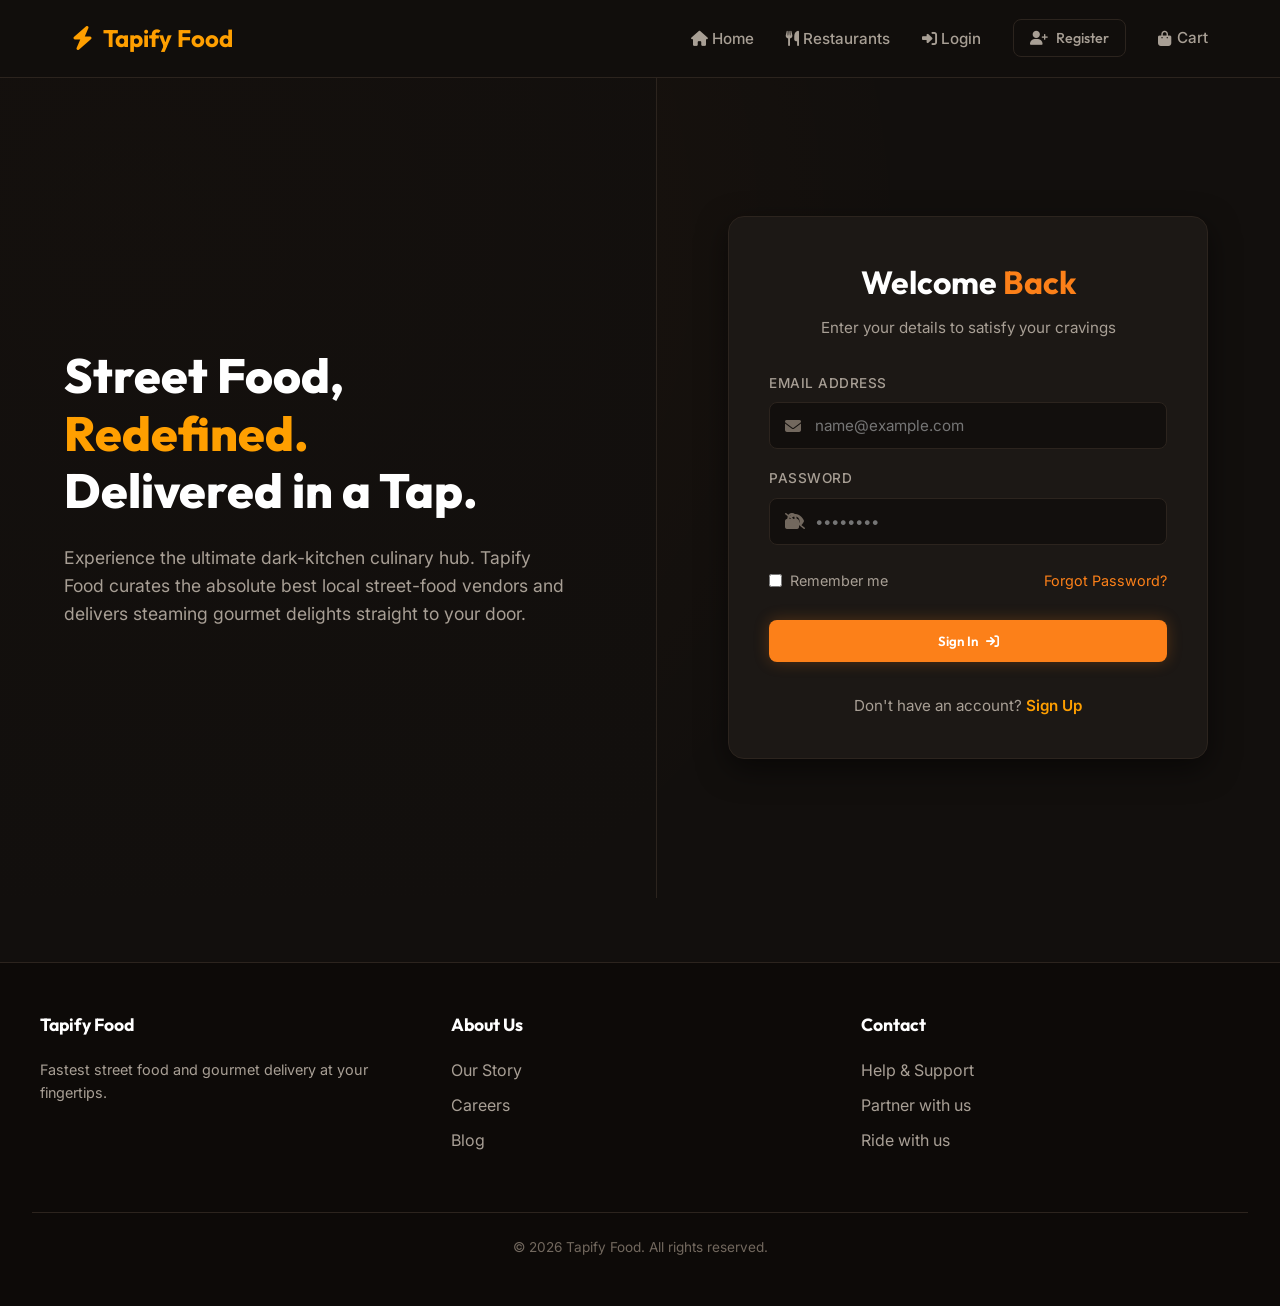
<file: src/main/webapp/login.html>
<!DOCTYPE html>
<html lang="en">
<head>
    <meta charset="UTF-8">
    <meta name="viewport" content="width=device-width, initial-scale=1.0">
    <title>Login - Tapify Food</title>
    <!-- Font Awesome Icons -->
    <link rel="stylesheet" href="https://cdnjs.cloudflare.com/ajax/libs/font-awesome/6.4.0/css/all.min.css">
    <!-- Main Style Sheet -->
    <style>
@import url('https://fonts.googleapis.com/css2?family=Inter:wght@300;400;500;600&family=Outfit:wght@400;500;600;700;800&display=swap');

:root {
    /* Color Palette */
    --bg-primary: #120f0d;
    --bg-secondary: #1c1815;
    --bg-tertiary: #25201b;
    --accent-orange: #fc8019;
    --accent-yellow: #ff9f00;
    --text-primary: #ffffff;
    --text-secondary: #a89f95;
    --text-muted: #72685e;
    --border-color: #2c241e;
    --border-hover: #3d3229;
    --glow-orange: rgba(252, 128, 25, 0.25);
    --glow-yellow: rgba(255, 159, 0, 0.3);
    
    /* Fonts */
    --font-heading: 'Outfit', sans-serif;
    --font-body: 'Inter', sans-serif;
    
    /* Transitions */
    --transition-fast: 0.2s ease;
    --transition-medium: 0.3s ease;
}

* {
    margin: 0;
    padding: 0;
    box-sizing: border-box;
}

body {
    background-color: var(--bg-primary);
    color: var(--text-primary);
    font-family: var(--font-body);
    line-height: 1.6;
    overflow-x: hidden;
}

body.home-page {
    background: linear-gradient(
                    180deg, 
                    rgba(18, 15, 13, 0.78) 0%, 
                    rgba(18, 15, 13, 0.92) 100%
                ), 
                url('https://images.unsplash.com/photo-1513104890138-7c749659a591?auto=format&fit=crop&q=80&w=1600') 
                no-repeat center center fixed;
    background-size: cover;
}

/* Custom Scrollbar */
::-webkit-scrollbar {
    width: 8px;
}
::-webkit-scrollbar-track {
    background: var(--bg-primary);
}
::-webkit-scrollbar-thumb {
    background: var(--border-color);
    border-radius: 4px;
}
::-webkit-scrollbar-thumb:hover {
    background: var(--border-hover);
}

a {
    color: inherit;
    text-decoration: none;
    transition: var(--transition-fast);
}

/* Header/Navbar */
header {
    background-color: rgba(18, 15, 13, 0.95);
    backdrop-filter: blur(10px);
    border-bottom: 1px solid var(--border-color);
    position: sticky;
    top: 0;
    z-index: 1000;
}

.nav-container {
    max-width: 1200px;
    margin: 0 auto;
    padding: 1.2rem 2rem;
    display: flex;
    justify-content: space-between;
    align-items: center;
}

.logo-section {
    display: flex;
    align-items: center;
    gap: 0.6rem;
    font-family: var(--font-heading);
    font-size: 1.5rem;
    font-weight: 700;
    color: var(--accent-yellow);
}

.logo-icon {
    color: var(--accent-yellow);
    animation: pulse 2s infinite;
}

.address-selector {
    display: flex;
    align-items: center;
    gap: 0.5rem;
    font-size: 0.9rem;
    color: var(--text-secondary);
    cursor: pointer;
    border-left: 1px solid var(--border-color);
    padding-left: 1rem;
    margin-left: 1rem;
}

.address-selector:hover {
    color: var(--accent-orange);
}

.nav-links {
    display: flex;
    align-items: center;
    gap: 2rem;
    list-style: none;
}

.nav-links li a {
    font-size: 0.95rem;
    font-weight: 500;
    color: var(--text-secondary);
}

.nav-links li a:hover,
.nav-links li a.active {
    color: var(--accent-yellow);
}

.cart-icon-container {
    position: relative;
    display: flex;
    align-items: center;
    gap: 0.4rem;
}

.cart-badge {
    background-color: var(--accent-orange);
    color: white;
    font-size: 0.75rem;
    font-weight: 600;
    padding: 0.1rem 0.4rem;
    border-radius: 10px;
    position: absolute;
    top: -8px;
    right: -10px;
}

/* Buttons */
.btn {
    display: inline-flex;
    align-items: center;
    justify-content: center;
    gap: 0.5rem;
    font-family: var(--font-heading);
    font-weight: 600;
    padding: 0.8rem 1.8rem;
    border-radius: 8px;
    cursor: pointer;
    transition: all var(--transition-fast);
    border: none;
    outline: none;
}

.btn-primary {
    background-color: var(--accent-yellow);
    color: var(--bg-primary);
    box-shadow: 0 0 15px var(--glow-yellow);
}

.btn-primary:hover {
    background-color: #ffb300;
    transform: translateY(-2px);
    box-shadow: 0 0 22px var(--glow-yellow);
}

.btn-outline {
    background-color: transparent;
    color: var(--text-primary);
    border: 1px solid var(--border-color);
}

.btn-outline:hover {
    border-color: var(--accent-yellow);
    color: var(--accent-yellow);
    transform: translateY(-2px);
}

.btn-orange {
    background-color: var(--accent-orange);
    color: white;
    box-shadow: 0 0 15px var(--glow-orange);
}

.btn-orange:hover {
    background-color: #ff9133;
    transform: translateY(-2px);
    box-shadow: 0 0 22px var(--glow-orange);
}

/* Forms & Authentication Layout */
.auth-wrapper {
    min-height: calc(100vh - 80px);
    display: flex;
    align-items: center;
    justify-content: center;
    padding: 2rem 1rem;
    background: radial-gradient(circle at 10% 20%, rgba(252, 128, 25, 0.05) 0%, rgba(0, 0, 0, 0) 60%);
}

.auth-container {
    background-color: var(--bg-secondary);
    border: 1px solid var(--border-color);
    border-radius: 16px;
    width: 100%;
    max-width: 480px;
    padding: 2.5rem;
    box-shadow: 0 10px 30px rgba(0, 0, 0, 0.5);
    position: relative;
}

.auth-header {
    text-align: center;
    margin-bottom: 2rem;
}

.auth-header h2 {
    font-family: var(--font-heading);
    font-size: 2rem;
    font-weight: 700;
    margin-bottom: 0.5rem;
}

.auth-header h2 span {
    color: var(--accent-orange);
}

.auth-header p {
    color: var(--text-secondary);
    font-size: 0.95rem;
}

.form-group {
    margin-bottom: 1.2rem;
    position: relative;
}

.form-group label {
    display: block;
    margin-bottom: 0.5rem;
    font-size: 0.85rem;
    font-weight: 500;
    color: var(--text-secondary);
    text-transform: uppercase;
    letter-spacing: 0.5px;
}

.input-icon-wrapper {
    position: relative;
    display: flex;
    align-items: center;
}

.input-icon-wrapper i,
.input-icon-wrapper svg {
    position: absolute;
    left: 1rem;
    color: var(--text-muted);
    pointer-events: none;
    width: 16px;
    height: 16px;
}

.form-control {
    width: 100%;
    background-color: var(--bg-primary);
    border: 1px solid var(--border-color);
    color: var(--text-primary);
    padding: 0.8rem 1rem 0.8rem 2.8rem;
    border-radius: 8px;
    font-family: var(--font-body);
    font-size: 0.95rem;
    transition: all var(--transition-fast);
}

.form-control:focus {
    border-color: var(--accent-orange);
    box-shadow: 0 0 10px var(--glow-orange);
    outline: none;
}

.password-toggle {
    position: absolute;
    right: 1rem;
    cursor: pointer;
    color: var(--text-muted);
}

.password-toggle:hover {
    color: var(--text-primary);
}

.form-footer {
    display: flex;
    justify-content: space-between;
    align-items: center;
    margin-top: 1.5rem;
    font-size: 0.9rem;
    color: var(--text-secondary);
}

.form-footer a {
    color: var(--accent-orange);
}

.form-footer a:hover {
    text-decoration: underline;
}

.auth-submit-btn {
    width: 100%;
    margin-top: 1.8rem;
}

/* Password Strength Indicator */
.strength-container {
    margin-top: 0.4rem;
}

.strength-bar-wrapper {
    height: 4px;
    background-color: var(--border-color);
    border-radius: 2px;
    width: 100%;
    overflow: hidden;
}

.strength-bar {
    height: 100%;
    width: 0%;
    transition: width var(--transition-fast), background-color var(--transition-fast);
}

.strength-text {
    font-size: 0.75rem;
    color: var(--text-muted);
    margin-top: 0.2rem;
    display: block;
}

/* Verification validation helpers */
.form-control.is-valid {
    border-color: #2e7d32;
    box-shadow: 0 0 5px rgba(46, 125, 50, 0.2);
}

.form-control.is-invalid {
    border-color: #c62828;
    box-shadow: 0 0 5px rgba(198, 40, 40, 0.2);
}

.invalid-feedback {
    color: #ef5350;
    font-size: 0.75rem;
    margin-top: 0.25rem;
    display: none;
}

.form-control.is-invalid + .invalid-feedback {
    display: block;
}

/* Animations */
@keyframes pulse {
    0% { transform: scale(1); }
    50% { transform: scale(1.1); text-shadow: 0 0 10px rgba(255, 159, 0, 0.6); }
    100% { transform: scale(1); }
}

@keyframes fadeIn {
    from { opacity: 0; transform: translateY(10px); }
    to { opacity: 1; transform: translateY(0); }
}

.fade-in {
    animation: fadeIn 0.4s ease-out forwards;
}

/* Responsive Grid layouts */
.container {
    max-width: 1200px;
    margin: 0 auto;
    padding: 2rem;
}

/* Footer Section */
footer {
    background-color: #0d0a08;
    border-top: 1px solid var(--border-color);
    padding: 3rem 2rem;
    margin-top: 4rem;
    color: var(--text-secondary);
}

.footer-container {
    max-width: 1200px;
    margin: 0 auto;
    display: grid;
    grid-template-columns: repeat(auto-fit, minmax(200px, 1fr));
    gap: 2rem;
}

.footer-col h4 {
    font-family: var(--font-heading);
    color: var(--text-primary);
    margin-bottom: 1.2rem;
    font-size: 1.1rem;
}

.footer-col ul {
    list-style: none;
}

.footer-col ul li {
    margin-bottom: 0.6rem;
}

.footer-col ul li a:hover {
    color: var(--accent-orange);
}

.footer-bottom {
    text-align: center;
    margin-top: 3rem;
    padding-top: 1.5rem;
    border-top: 1px solid var(--border-color);
    font-size: 0.85rem;
    color: var(--text-muted);
}

/* ==========================================================================
   Responsive Overrides
   ========================================================================== */

@media (max-width: 768px) {
    .nav-container {
        padding: 1rem 1.2rem;
        gap: 0.5rem;
    }
    
    .address-selector {
        display: none !important; /* Hide address on small screens to save space */
    }
    
    .nav-links {
        gap: 1.2rem;
    }
    
    /* Hide text labels, show only icons for responsive compact navbar */
    .nav-links li a span,
    .nav-links li a .dynamic-auth-text {
        display: none !important;
    }
    
    .nav-links li a i,
    .nav-links li a svg {
        font-size: 1.25rem;
        display: inline-block;
    }
    
    .cart-icon-container {
        gap: 0;
    }
    
    .cart-badge {
        top: -6px;
        right: -8px;
    }
}

@media (max-width: 480px) {
    .auth-container {
        padding: 1.8rem 1.2rem;
        border-radius: 12px;
    }
    
    .auth-header h2 {
        font-size: 1.6rem;
    }
    
    .form-control {
        font-size: 0.9rem;
        padding-top: 0.7rem;
        padding-bottom: 0.7rem;
    }
    
    footer {
        padding: 2.5rem 1rem 1.5rem 1rem;
        margin-top: 3rem;
    }
}

</style>
    <style>
        /* Specific page additions */
        .login-banner {
            flex: 1;
            display: flex;
            flex-direction: column;
            justify-content: center;
            padding: 4rem;
            background: linear-gradient(rgba(18, 15, 13, 0.8), rgba(18, 15, 13, 0.95)), url('https://images.unsplash.com/photo-1504674900247-0877df9cc836?auto=format&fit=crop&q=80&w=1000') no-repeat center center/cover;
            border-right: 1px solid var(--border-color);
            position: relative;
            overflow: hidden;
            display: none; /* Shown on desktop only */
        }
        
        .login-banner-content h1 {
            font-family: var(--font-heading);
            font-size: 3rem;
            font-weight: 800;
            line-height: 1.2;
            margin-bottom: 1.5rem;
            color: var(--text-primary);
        }
        
        .login-banner-content h1 span {
            color: var(--accent-yellow);
        }
        
        .login-banner-content p {
            color: var(--text-secondary);
            font-size: 1.1rem;
            max-width: 500px;
        }

        @media (min-width: 992px) {
            .auth-wrapper {
                padding: 0;
                align-items: stretch;
            }
            .login-banner {
                display: flex;
            }
            .auth-form-side {
                flex: 1;
                display: flex;
                align-items: center;
                justify-content: center;
                padding: 3rem;
            }
        }

        /* User Profile Badge Styling */
        .user-badge-item {
            display: flex;
            align-items: center;
        }

        .user-badge {
            background: var(--bg-tertiary);
            border: 1px solid var(--border-color);
            color: var(--text-primary);
            padding: 0.4rem 0.9rem;
            border-radius: 20px;
            display: flex;
            align-items: center;
            gap: 0.5rem;
            font-family: var(--font-heading);
            font-size: 0.9rem;
            font-weight: 600;
        }

        .user-avatar {
            width: 24px;
            height: 24px;
            border-radius: 50%;
            background-color: var(--accent-orange);
            color: white;
            display: flex;
            align-items: center;
            justify-content: center;
            font-size: 0.8rem;
            font-weight: 700;
        }

        .logout-link {
            color: #ef5350 !important;
            font-weight: 600;
            display: flex;
            align-items: center;
            gap: 0.4rem;
            transition: all var(--transition-fast);
        }

        .logout-link:hover {
            color: #ef9a9a !important;
            text-shadow: 0 0 10px rgba(239, 83, 80, 0.3);
        }
    </style>
</head>
<body>

    <!-- Sticky Header -->
    <header>
        <div class="nav-container">
            <a href="home.html" class="logo-section">
                <i class="fa-solid fa-bolt logo-icon"></i>
                <span>Tapify Food</span>
            </a>
            <ul class="nav-links">
                <li><a href="home.html"><i class="fa-solid fa-house"></i> <span>Home</span></a></li>
                <li><a href="home"><i class="fa-solid fa-utensils"></i> <span>Restaurants</span></a></li>
                <li class="cart-nav-item">
                    <a href="cart.jsp" class="cart-icon-container">
                        <i class="fa-solid fa-bag-shopping"></i>
                        <span>Cart</span>
                        <span class="cart-badge" style="display: none;">0</span>
                    </a>
                </li>
            </ul>
        </div>
    </header>

    <!-- Authentication Layout wrapper -->
    <div class="auth-wrapper">
        <!-- Left Side Banner (Desktop Only) -->
        <div class="login-banner">
            <div class="login-banner-content fade-in">
                <h1>Street Food,<br><span>Redefined.</span><br>Delivered in a Tap.</h1>
                <p>Experience the ultimate dark-kitchen culinary hub. Tapify Food curates the absolute best local street-food vendors and delivers steaming gourmet delights straight to your door.</p>
            </div>
        </div>
        
        <!-- Right Side Form -->
        <div class="auth-form-side">
            <div class="auth-container fade-in">
                <div class="auth-header">
                    <h2>Welcome <span>Back</span></h2>
                    <p>Enter your details to satisfy your cravings</p>
                </div>
                
                <!-- Login Error Alert -->
                <div id="error-message" style="display: none; background-color: rgba(198, 40, 40, 0.15); border: 1px solid #c62828; color: #ef5350; padding: 0.8rem; border-radius: 8px; font-size: 0.9rem; margin-bottom: 1.5rem; text-align: center;">
                    <i class="fa-solid fa-circle-exclamation"></i> Invalid email or password.
                </div>
                
                <form id="login-form" action="login" method="POST" novalidate>
                    <!-- Email Form Group -->
                    <div class="form-group">
                        <label for="login-email">Email Address</label>
                        <div class="input-icon-wrapper">
                            <i class="fa-solid fa-envelope"></i>
                            <input type="email" id="login-email" name="email" class="form-control" placeholder="name@example.com" required>
                            <div class="invalid-feedback">Please enter a valid email address.</div>
                        </div>
                    </div>
                    
                    <!-- Password Form Group -->
                    <div class="form-group">
                        <label for="login-password">Password</label>
                        <div class="input-icon-wrapper">
                            <i class="fa-solid fa-lock"></i>
                            <input type="password" id="login-password" name="password" class="form-control" placeholder="••••••••" required>
                            <i class="fa-solid fa-eye-slash password-toggle" id="toggle-password"></i>
                            <div class="invalid-feedback">Password is required.</div>
                        </div>
                    </div>
                    
                    <!-- Utilities -->
                    <div class="form-footer">
                        <label style="display: flex; align-items: center; gap: 0.5rem; cursor: pointer;">
                            <input type="checkbox" id="remember-me" style="accent-color: var(--accent-orange);">
                            <span>Remember me</span>
                        </label>
                        <a href="#">Forgot Password?</a>
                    </div>
                    
                    <!-- Submit -->
                    <button type="submit" class="btn btn-orange auth-submit-btn">
                        <span>Sign In</span>
                        <i class="fa-solid fa-arrow-right-to-bracket"></i>
                    </button>
                </form>
                
                <div style="text-align: center; margin-top: 2rem; color: var(--text-secondary); font-size: 0.95rem;">
                    Don't have an account? <a href="register.html" style="color: var(--accent-yellow); font-weight: 600;">Sign Up</a>
                </div>
            </div>
        </div>
    </div>

    <!-- Footer -->
    <footer>
        <div class="footer-container">
            <div class="footer-col">
                <h4>Tapify Food</h4>
                <p style="font-size: 0.9rem; margin-top: 0.5rem;">Fastest street food and gourmet delivery at your fingertips.</p>
            </div>
            <div class="footer-col">
                <h4>About Us</h4>
                <ul>
                    <li><a href="#">Our Story</a></li>
                    <li><a href="#">Careers</a></li>
                    <li><a href="#">Blog</a></li>
                </ul>
            </div>
            <div class="footer-col">
                <h4>Contact</h4>
                <ul>
                    <li><a href="#">Help & Support</a></li>
                    <li><a href="#">Partner with us</a></li>
                    <li><a href="#">Ride with us</a></li>
                </ul>
            </div>
        </div>
        <div class="footer-bottom">
            <p>&copy; 2026 Tapify Food. All rights reserved.</p>
        </div>
    </footer>

    <!-- Global Helpers and Login Logic -->
    <script>
// Global Utilities for Tapify Food

// Format Currency
function formatPrice(amount) {
    return new Intl.NumberFormat('en-IN', {
        style: 'currency',
        currency: 'INR',
        minimumFractionDigits: 0
    }).format(amount);
}

// User Session Management
const SessionManager = {
    getUser() {
        const user = localStorage.getItem('tapify_user');
        return user ? JSON.parse(user) : null;
    },
    
    setUser(user) {
        localStorage.setItem('tapify_user', JSON.stringify(user));
        this.updateHeaderUser();
    },
    
    logout() {
        localStorage.removeItem('tapify_user');
        window.location.href = 'logout';
    },
    
    updateHeaderUser() {
        const user = this.getUser();
        const navLinks = document.querySelector('.nav-links');
        if (!navLinks) return;
        
        // Remove existing dynamic nodes (like Profile or Login links)
        const dynamicNodes = navLinks.querySelectorAll('.dynamic-auth');
        dynamicNodes.forEach(node => node.remove());
        
        if (user) {
            // Logged in: Add Profile Badge and Logout Link
            const badgeLi = document.createElement('li');
            badgeLi.className = 'dynamic-auth user-badge-item';
            
            // Get user initials for avatar
            const initials = user.userName ? user.userName.split(' ').map(n => n[0]).join('').substring(0, 2).toUpperCase() : 'U';
            
            badgeLi.innerHTML = `
                <div class="user-badge">
                    <div class="user-avatar">${initials}</div>
                    <span class="user-name">Hi, ${user.userName.split(' ')[0]}</span>
                </div>
            `;
            
            const logoutLi = document.createElement('li');
            logoutLi.className = 'dynamic-auth';
            logoutLi.innerHTML = `<a href="#" id="logout-btn" class="logout-link"><i class="fas fa-sign-out-alt"></i> Logout</a>`;
            
            // Insert before cart if cart exists
            const cartItem = navLinks.querySelector('.cart-nav-item');
            if (cartItem) {
                navLinks.insertBefore(badgeLi, cartItem);
                navLinks.insertBefore(logoutLi, cartItem);
            } else {
                navLinks.appendChild(badgeLi);
                navLinks.appendChild(logoutLi);
            }
            
            // Bind logout
            document.getElementById('logout-btn')?.addEventListener('click', (e) => {
                e.preventDefault();
                this.logout();
            });
            
            // Update address display
            const addrSelector = document.querySelector('.address-selector span');
            if (addrSelector && user.address) {
                addrSelector.textContent = user.address.length > 25 ? user.address.substring(0, 25) + '...' : user.address;
                addrSelector.title = user.address;
            }
        } else {
            // Not logged in: Add Login / Register links
            const loginLi = document.createElement('li');
            loginLi.className = 'dynamic-auth';
            loginLi.innerHTML = `<a href="login.html"><i class="fas fa-sign-in-alt"></i> <span class="dynamic-auth-text">Login</span></a>`;
            
            const registerLi = document.createElement('li');
            registerLi.className = 'dynamic-auth';
            registerLi.innerHTML = `<a href="register.html" class="btn btn-outline" style="padding: 0.4rem 1rem; font-size: 0.9rem;"><i class="fas fa-user-plus"></i> <span class="dynamic-auth-text">Register</span></a>`;
            
            // Insert
            const cartItem = navLinks.querySelector('.cart-nav-item');
            if (cartItem) {
                navLinks.insertBefore(loginLi, cartItem);
                navLinks.insertBefore(registerLi, cartItem);
            } else {
                navLinks.appendChild(loginLi);
                navLinks.appendChild(registerLi);
            }
        }
    }
};

// Cart Management (Persisted in LocalStorage)
const CartManager = {
    getCart() {
        const cart = localStorage.getItem('tapify_cart');
        return cart ? JSON.parse(cart) : { restaurantId: null, items: [] };
    },
    
    saveCart(cart) {
        localStorage.setItem('tapify_cart', JSON.stringify(cart));
        this.updateCartBadge();
        
        // Dispatch custom event for pages (like menu.html) to listen to
        window.dispatchEvent(new CustomEvent('cartUpdated', { detail: cart }));
    },
    
    addItem(restaurantId, menuItem, quantity = 1) {
        const cart = this.getCart();
        
        // If ordering from a different restaurant, ask user to clear cart (Swiggy logic)
        if (cart.restaurantId && cart.restaurantId !== restaurantId && cart.items.length > 0) {
            if (confirm("Your cart contains dishes from another restaurant. Do you want to clear your cart and add this dish instead?")) {
                cart.restaurantId = restaurantId;
                cart.items = [];
            } else {
                return false; // Cancelled
            }
        }
        
        if (!cart.restaurantId) {
            cart.restaurantId = restaurantId;
        }
        
        const existingItem = cart.items.find(item => item.menuId === menuItem.menuId);
        if (existingItem) {
            existingItem.quantity += quantity;
        } else {
            cart.items.push({
                menuId: menuItem.menuId,
                itemName: menuItem.itemName,
                price: menuItem.price,
                imagePath: menuItem.imagePath,
                quantity: quantity
            });
        }
        
        this.saveCart(cart);
        return true;
    },
    
    updateQuantity(menuId, quantity) {
        const cart = this.getCart();
        const existingItem = cart.items.find(item => item.menuId === menuId);
        
        if (existingItem) {
            existingItem.quantity = quantity;
            if (existingItem.quantity <= 0) {
                cart.items = cart.items.filter(item => item.menuId !== menuId);
            }
        }
        
        if (cart.items.length === 0) {
            cart.restaurantId = null;
        }
        
        this.saveCart(cart);
    },
    
    clearCart() {
        this.saveCart({ restaurantId: null, items: [] });
    },
    
    updateCartBadge() {
        const cart = this.getCart();
        const totalItems = cart.items.reduce((sum, item) => sum + item.quantity, 0);
        
        const badge = document.querySelector('.cart-badge');
        if (badge) {
            badge.textContent = totalItems;
            badge.style.display = totalItems > 0 ? 'inline-block' : 'none';
        }
    }
};

// Initialize common behaviors
document.addEventListener('DOMContentLoaded', () => {
    SessionManager.updateHeaderUser();
    CartManager.updateCartBadge();
    
    // Smooth scroll navigation hooks
    document.querySelectorAll('a[href^="#"]').forEach(anchor => {
        anchor.addEventListener('click', function (e) {
            const href = this.getAttribute('href');
            if (href === '#') return;
            const target = document.querySelector(href);
            if (target) {
                e.preventDefault();
                target.scrollIntoView({
                    behavior: 'smooth'
                });
            }
        });
    });
});

</script>
    <script>
// Login Interactivity & Form Submission

document.addEventListener('DOMContentLoaded', () => {
    const loginForm = document.getElementById('login-form');
    const emailInput = document.getElementById('login-email');
    const passwordInput = document.getElementById('login-password');
    const togglePasswordBtn = document.getElementById('toggle-password');

    // Show error message if url contains error query param
    const urlParams = new URLSearchParams(window.location.search);
    if (urlParams.has('error')) {
        const errorMsg = document.getElementById('error-message');
        if (errorMsg) {
            errorMsg.style.display = 'block';
        }
    }
    
    // Toggle Password Visibility
    togglePasswordBtn.addEventListener('click', () => {
        const type = passwordInput.getAttribute('type') === 'password' ? 'text' : 'password';
        passwordInput.setAttribute('type', type);
        
        // Toggle icon classes
        togglePasswordBtn.classList.toggle('fa-eye');
        togglePasswordBtn.classList.toggle('fa-eye-slash');
    });
    
    // Email regex helper
    const validateEmailStr = (email) => {
        return String(email)
            .toLowerCase()
            .match(
                /^(([^<>()[\]\\.,;:\s@"]+(\.[^<>()[\]\\.,;:\s@"]+)*)|.(".+"))@((\[[0-9]{1,3}\.[0-9]{1,3}\.[0-9]{1,3}\.[0-9]{1,3}\])|(([a-zA-Z\-0-9]+\.)+[a-zA-Z]{2,}))$/
            );
    };
    
    // Validation listeners (live updates on blur/input)
    emailInput.addEventListener('input', () => {
        if (validateEmailStr(emailInput.value)) {
            emailInput.classList.remove('is-invalid');
            emailInput.classList.add('is-valid');
        } else {
            emailInput.classList.remove('is-valid');
        }
    });

    passwordInput.addEventListener('input', () => {
        if (passwordInput.value.trim().length > 0) {
            passwordInput.classList.remove('is-invalid');
            passwordInput.classList.add('is-valid');
        } else {
            passwordInput.classList.remove('is-valid');
        }
    });
    
    // Form Submission
    loginForm.addEventListener('submit', (e) => {
        e.preventDefault();
        
        let isValid = true;
        
        // Validate Email
        if (!validateEmailStr(emailInput.value)) {
            emailInput.classList.add('is-invalid');
            isValid = false;
        } else {
            emailInput.classList.remove('is-invalid');
        }
        
        // Validate Password
        if (passwordInput.value.trim().length === 0) {
            passwordInput.classList.add('is-invalid');
            isValid = false;
        } else {
            passwordInput.classList.remove('is-invalid');
        }
        
        if (isValid) {
            // Submit form to LoginServlet
            loginForm.submit();
        }
    });
});

</script>
</body>
</html>
</file>
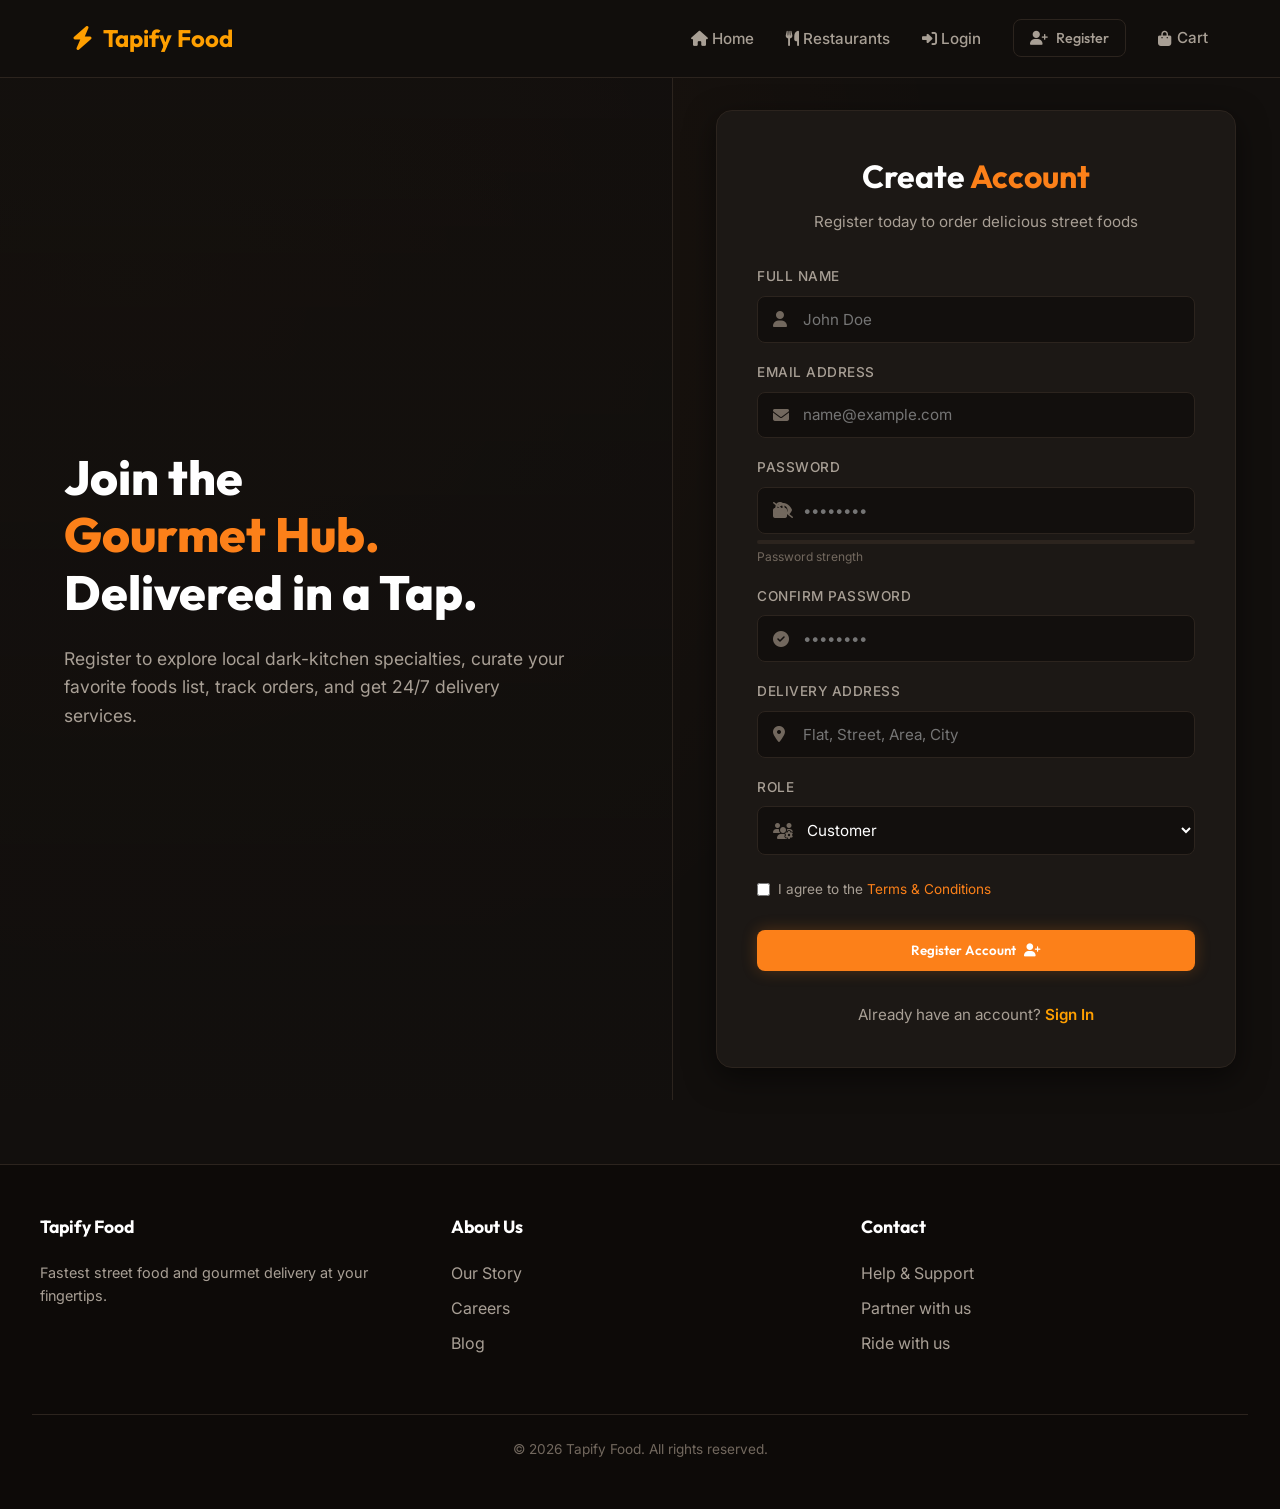
<file: src/main/webapp/register.html>
<!DOCTYPE html>
<html lang="en">
<head>
    <meta charset="UTF-8">
    <meta name="viewport" content="width=device-width, initial-scale=1.0">
    <title>Register - Tapify Food</title>
    <!-- Font Awesome Icons -->
    <link rel="stylesheet" href="https://cdnjs.cloudflare.com/ajax/libs/font-awesome/6.4.0/css/all.min.css">
    <!-- Main Style Sheet -->
    <style>
@import url('https://fonts.googleapis.com/css2?family=Inter:wght@300;400;500;600&family=Outfit:wght@400;500;600;700;800&display=swap');

:root {
    /* Color Palette */
    --bg-primary: #120f0d;
    --bg-secondary: #1c1815;
    --bg-tertiary: #25201b;
    --accent-orange: #fc8019;
    --accent-yellow: #ff9f00;
    --text-primary: #ffffff;
    --text-secondary: #a89f95;
    --text-muted: #72685e;
    --border-color: #2c241e;
    --border-hover: #3d3229;
    --glow-orange: rgba(252, 128, 25, 0.25);
    --glow-yellow: rgba(255, 159, 0, 0.3);
    
    /* Fonts */
    --font-heading: 'Outfit', sans-serif;
    --font-body: 'Inter', sans-serif;
    
    /* Transitions */
    --transition-fast: 0.2s ease;
    --transition-medium: 0.3s ease;
}

* {
    margin: 0;
    padding: 0;
    box-sizing: border-box;
}

body {
    background-color: var(--bg-primary);
    color: var(--text-primary);
    font-family: var(--font-body);
    line-height: 1.6;
    overflow-x: hidden;
}

body.home-page {
    background: linear-gradient(
                    180deg, 
                    rgba(18, 15, 13, 0.78) 0%, 
                    rgba(18, 15, 13, 0.92) 100%
                ), 
                url('https://images.unsplash.com/photo-1513104890138-7c749659a591?auto=format&fit=crop&q=80&w=1600') 
                no-repeat center center fixed;
    background-size: cover;
}

/* Custom Scrollbar */
::-webkit-scrollbar {
    width: 8px;
}
::-webkit-scrollbar-track {
    background: var(--bg-primary);
}
::-webkit-scrollbar-thumb {
    background: var(--border-color);
    border-radius: 4px;
}
::-webkit-scrollbar-thumb:hover {
    background: var(--border-hover);
}

a {
    color: inherit;
    text-decoration: none;
    transition: var(--transition-fast);
}

/* Header/Navbar */
header {
    background-color: rgba(18, 15, 13, 0.95);
    backdrop-filter: blur(10px);
    border-bottom: 1px solid var(--border-color);
    position: sticky;
    top: 0;
    z-index: 1000;
}

.nav-container {
    max-width: 1200px;
    margin: 0 auto;
    padding: 1.2rem 2rem;
    display: flex;
    justify-content: space-between;
    align-items: center;
}

.logo-section {
    display: flex;
    align-items: center;
    gap: 0.6rem;
    font-family: var(--font-heading);
    font-size: 1.5rem;
    font-weight: 700;
    color: var(--accent-yellow);
}

.logo-icon {
    color: var(--accent-yellow);
    animation: pulse 2s infinite;
}

.address-selector {
    display: flex;
    align-items: center;
    gap: 0.5rem;
    font-size: 0.9rem;
    color: var(--text-secondary);
    cursor: pointer;
    border-left: 1px solid var(--border-color);
    padding-left: 1rem;
    margin-left: 1rem;
}

.address-selector:hover {
    color: var(--accent-orange);
}

.nav-links {
    display: flex;
    align-items: center;
    gap: 2rem;
    list-style: none;
}

.nav-links li a {
    font-size: 0.95rem;
    font-weight: 500;
    color: var(--text-secondary);
}

.nav-links li a:hover,
.nav-links li a.active {
    color: var(--accent-yellow);
}

.cart-icon-container {
    position: relative;
    display: flex;
    align-items: center;
    gap: 0.4rem;
}

.cart-badge {
    background-color: var(--accent-orange);
    color: white;
    font-size: 0.75rem;
    font-weight: 600;
    padding: 0.1rem 0.4rem;
    border-radius: 10px;
    position: absolute;
    top: -8px;
    right: -10px;
}

/* Buttons */
.btn {
    display: inline-flex;
    align-items: center;
    justify-content: center;
    gap: 0.5rem;
    font-family: var(--font-heading);
    font-weight: 600;
    padding: 0.8rem 1.8rem;
    border-radius: 8px;
    cursor: pointer;
    transition: all var(--transition-fast);
    border: none;
    outline: none;
}

.btn-primary {
    background-color: var(--accent-yellow);
    color: var(--bg-primary);
    box-shadow: 0 0 15px var(--glow-yellow);
}

.btn-primary:hover {
    background-color: #ffb300;
    transform: translateY(-2px);
    box-shadow: 0 0 22px var(--glow-yellow);
}

.btn-outline {
    background-color: transparent;
    color: var(--text-primary);
    border: 1px solid var(--border-color);
}

.btn-outline:hover {
    border-color: var(--accent-yellow);
    color: var(--accent-yellow);
    transform: translateY(-2px);
}

.btn-orange {
    background-color: var(--accent-orange);
    color: white;
    box-shadow: 0 0 15px var(--glow-orange);
}

.btn-orange:hover {
    background-color: #ff9133;
    transform: translateY(-2px);
    box-shadow: 0 0 22px var(--glow-orange);
}

/* Forms & Authentication Layout */
.auth-wrapper {
    min-height: calc(100vh - 80px);
    display: flex;
    align-items: center;
    justify-content: center;
    padding: 2rem 1rem;
    background: radial-gradient(circle at 10% 20%, rgba(252, 128, 25, 0.05) 0%, rgba(0, 0, 0, 0) 60%);
}

.auth-container {
    background-color: var(--bg-secondary);
    border: 1px solid var(--border-color);
    border-radius: 16px;
    width: 100%;
    max-width: 480px;
    padding: 2.5rem;
    box-shadow: 0 10px 30px rgba(0, 0, 0, 0.5);
    position: relative;
}

.auth-header {
    text-align: center;
    margin-bottom: 2rem;
}

.auth-header h2 {
    font-family: var(--font-heading);
    font-size: 2rem;
    font-weight: 700;
    margin-bottom: 0.5rem;
}

.auth-header h2 span {
    color: var(--accent-orange);
}

.auth-header p {
    color: var(--text-secondary);
    font-size: 0.95rem;
}

.form-group {
    margin-bottom: 1.2rem;
    position: relative;
}

.form-group label {
    display: block;
    margin-bottom: 0.5rem;
    font-size: 0.85rem;
    font-weight: 500;
    color: var(--text-secondary);
    text-transform: uppercase;
    letter-spacing: 0.5px;
}

.input-icon-wrapper {
    position: relative;
    display: flex;
    align-items: center;
}

.input-icon-wrapper i,
.input-icon-wrapper svg {
    position: absolute;
    left: 1rem;
    color: var(--text-muted);
    pointer-events: none;
    width: 16px;
    height: 16px;
}

.form-control {
    width: 100%;
    background-color: var(--bg-primary);
    border: 1px solid var(--border-color);
    color: var(--text-primary);
    padding: 0.8rem 1rem 0.8rem 2.8rem;
    border-radius: 8px;
    font-family: var(--font-body);
    font-size: 0.95rem;
    transition: all var(--transition-fast);
}

.form-control:focus {
    border-color: var(--accent-orange);
    box-shadow: 0 0 10px var(--glow-orange);
    outline: none;
}

.password-toggle {
    position: absolute;
    right: 1rem;
    cursor: pointer;
    color: var(--text-muted);
}

.password-toggle:hover {
    color: var(--text-primary);
}

.form-footer {
    display: flex;
    justify-content: space-between;
    align-items: center;
    margin-top: 1.5rem;
    font-size: 0.9rem;
    color: var(--text-secondary);
}

.form-footer a {
    color: var(--accent-orange);
}

.form-footer a:hover {
    text-decoration: underline;
}

.auth-submit-btn {
    width: 100%;
    margin-top: 1.8rem;
}

/* Password Strength Indicator */
.strength-container {
    margin-top: 0.4rem;
}

.strength-bar-wrapper {
    height: 4px;
    background-color: var(--border-color);
    border-radius: 2px;
    width: 100%;
    overflow: hidden;
}

.strength-bar {
    height: 100%;
    width: 0%;
    transition: width var(--transition-fast), background-color var(--transition-fast);
}

.strength-text {
    font-size: 0.75rem;
    color: var(--text-muted);
    margin-top: 0.2rem;
    display: block;
}

/* Verification validation helpers */
.form-control.is-valid {
    border-color: #2e7d32;
    box-shadow: 0 0 5px rgba(46, 125, 50, 0.2);
}

.form-control.is-invalid {
    border-color: #c62828;
    box-shadow: 0 0 5px rgba(198, 40, 40, 0.2);
}

.invalid-feedback {
    color: #ef5350;
    font-size: 0.75rem;
    margin-top: 0.25rem;
    display: none;
}

.form-control.is-invalid + .invalid-feedback {
    display: block;
}

/* Animations */
@keyframes pulse {
    0% { transform: scale(1); }
    50% { transform: scale(1.1); text-shadow: 0 0 10px rgba(255, 159, 0, 0.6); }
    100% { transform: scale(1); }
}

@keyframes fadeIn {
    from { opacity: 0; transform: translateY(10px); }
    to { opacity: 1; transform: translateY(0); }
}

.fade-in {
    animation: fadeIn 0.4s ease-out forwards;
}

/* Responsive Grid layouts */
.container {
    max-width: 1200px;
    margin: 0 auto;
    padding: 2rem;
}

/* Footer Section */
footer {
    background-color: #0d0a08;
    border-top: 1px solid var(--border-color);
    padding: 3rem 2rem;
    margin-top: 4rem;
    color: var(--text-secondary);
}

.footer-container {
    max-width: 1200px;
    margin: 0 auto;
    display: grid;
    grid-template-columns: repeat(auto-fit, minmax(200px, 1fr));
    gap: 2rem;
}

.footer-col h4 {
    font-family: var(--font-heading);
    color: var(--text-primary);
    margin-bottom: 1.2rem;
    font-size: 1.1rem;
}

.footer-col ul {
    list-style: none;
}

.footer-col ul li {
    margin-bottom: 0.6rem;
}

.footer-col ul li a:hover {
    color: var(--accent-orange);
}

.footer-bottom {
    text-align: center;
    margin-top: 3rem;
    padding-top: 1.5rem;
    border-top: 1px solid var(--border-color);
    font-size: 0.85rem;
    color: var(--text-muted);
}

/* ==========================================================================
   Responsive Overrides
   ========================================================================== */

@media (max-width: 768px) {
    .nav-container {
        padding: 1rem 1.2rem;
        gap: 0.5rem;
    }
    
    .address-selector {
        display: none !important; /* Hide address on small screens to save space */
    }
    
    .nav-links {
        gap: 1.2rem;
    }
    
    /* Hide text labels, show only icons for responsive compact navbar */
    .nav-links li a span,
    .nav-links li a .dynamic-auth-text {
        display: none !important;
    }
    
    .nav-links li a i,
    .nav-links li a svg {
        font-size: 1.25rem;
        display: inline-block;
    }
    
    .cart-icon-container {
        gap: 0;
    }
    
    .cart-badge {
        top: -6px;
        right: -8px;
    }
}

@media (max-width: 480px) {
    .auth-container {
        padding: 1.8rem 1.2rem;
        border-radius: 12px;
    }
    
    .auth-header h2 {
        font-size: 1.6rem;
    }
    
    .form-control {
        font-size: 0.9rem;
        padding-top: 0.7rem;
        padding-bottom: 0.7rem;
    }
    
    footer {
        padding: 2.5rem 1rem 1.5rem 1rem;
        margin-top: 3rem;
    }
}

</style>
    <style>
        /* Specific page additions */
        .register-banner {
            flex: 1;
            display: flex;
            flex-direction: column;
            justify-content: center;
            padding: 4rem;
            background: linear-gradient(rgba(18, 15, 13, 0.8), rgba(18, 15, 13, 0.95)), url('https://images.unsplash.com/photo-1565299624946-b28f40a0ae38?auto=format&fit=crop&q=80&w=1000') no-repeat center center/cover;
            border-right: 1px solid var(--border-color);
            position: relative;
            overflow: hidden;
            display: none; /* Shown on desktop only */
        }
        
        .register-banner-content h1 {
            font-family: var(--font-heading);
            font-size: 3rem;
            font-weight: 800;
            line-height: 1.2;
            margin-bottom: 1.5rem;
            color: var(--text-primary);
        }
        
        .register-banner-content h1 span {
            color: var(--accent-orange);
        }
        
        .register-banner-content p {
            color: var(--text-secondary);
            font-size: 1.1rem;
            max-width: 500px;
        }

        .auth-container {
            max-width: 520px; /* Slightly wider for registration inputs */
        }

        @media (min-width: 992px) {
            .auth-wrapper {
                padding: 0;
                align-items: stretch;
            }
            .register-banner {
                display: flex;
            }
            .auth-form-side {
                flex: 1;
                display: flex;
                align-items: center;
                justify-content: center;
                padding: 2rem;
            }
        }

        /* User Profile Badge Styling */
        .user-badge-item {
            display: flex;
            align-items: center;
        }

        .user-badge {
            background: var(--bg-tertiary);
            border: 1px solid var(--border-color);
            color: var(--text-primary);
            padding: 0.4rem 0.9rem;
            border-radius: 20px;
            display: flex;
            align-items: center;
            gap: 0.5rem;
            font-family: var(--font-heading);
            font-size: 0.9rem;
            font-weight: 600;
        }

        .user-avatar {
            width: 24px;
            height: 24px;
            border-radius: 50%;
            background-color: var(--accent-orange);
            color: white;
            display: flex;
            align-items: center;
            justify-content: center;
            font-size: 0.8rem;
            font-weight: 700;
        }

        .logout-link {
            color: #ef5350 !important;
            font-weight: 600;
            display: flex;
            align-items: center;
            gap: 0.4rem;
            transition: all var(--transition-fast);
        }

        .logout-link:hover {
            color: #ef9a9a !important;
            text-shadow: 0 0 10px rgba(239, 83, 80, 0.3);
        }
    </style>
</head>
<body>

    <!-- Sticky Header -->
    <header>
        <div class="nav-container">
            <a href="home.html" class="logo-section">
                <i class="fa-solid fa-bolt logo-icon"></i>
                <span>Tapify Food</span>
            </a>
            <ul class="nav-links">
                <li><a href="home.html"><i class="fa-solid fa-house"></i> <span>Home</span></a></li>
                <li><a href="home"><i class="fa-solid fa-utensils"></i> <span>Restaurants</span></a></li>
                <li class="cart-nav-item">
                    <a href="cart.jsp" class="cart-icon-container">
                        <i class="fa-solid fa-bag-shopping"></i>
                        <span>Cart</span>
                        <span class="cart-badge" style="display: none;">0</span>
                    </a>
                </li>
            </ul>
        </div>
    </header>

    <!-- Authentication Layout wrapper -->
    <div class="auth-wrapper">
        <!-- Left Side Banner (Desktop Only) -->
        <div class="register-banner">
            <div class="register-banner-content fade-in">
                <h1>Join the<br><span>Gourmet Hub.</span><br>Delivered in a Tap.</h1>
                <p>Register to explore local dark-kitchen specialties, curate your favorite foods list, track orders, and get 24/7 delivery services.</p>
            </div>
        </div>
        
        <!-- Right Side Form -->
        <div class="auth-form-side">
            <div class="auth-container fade-in">
                <div class="auth-header">
                    <h2>Create <span>Account</span></h2>
                    <p>Register today to order delicious street foods</p>
                </div>

                <!-- Registration Error Alert -->
                <div id="error-message" style="display: none; background-color: rgba(198, 40, 40, 0.15); border: 1px solid #c62828; color: #ef5350; padding: 0.8rem; border-radius: 8px; font-size: 0.9rem; margin-bottom: 1.5rem; text-align: center;">
                    <i class="fa-solid fa-circle-exclamation"></i> Registration failed. Email might already be registered.
                </div>
                
                <form id="register-form" action="register" method="POST" novalidate>
                    <!-- Username Form Group -->
                    <div class="form-group">
                        <label for="reg-username">Full Name</label>
                        <div class="input-icon-wrapper">
                            <i class="fa-solid fa-user"></i>
                            <input type="text" id="reg-username" name="name" class="form-control" placeholder="John Doe" required>
                            <div class="invalid-feedback">Full name is required (minimum 3 characters).</div>
                        </div>
                    </div>

                    <!-- Email Form Group -->
                    <div class="form-group">
                        <label for="reg-email">Email Address</label>
                        <div class="input-icon-wrapper">
                            <i class="fa-solid fa-envelope"></i>
                            <input type="email" id="reg-email" name="email" class="form-control" placeholder="name@example.com" required>
                            <div class="invalid-feedback">Please enter a valid email address.</div>
                        </div>
                    </div>
                    
                    <!-- Password Form Group -->
                    <div class="form-group">
                        <label for="reg-password">Password</label>
                        <div class="input-icon-wrapper">
                            <i class="fa-solid fa-lock"></i>
                            <input type="password" id="reg-password" name="password" class="form-control" placeholder="••••••••" required>
                            <i class="fa-solid fa-eye-slash password-toggle" id="toggle-password"></i>
                            <div class="invalid-feedback">Password must be at least 6 characters long.</div>
                        </div>
                        <!-- Strength Meter -->
                        <div class="strength-container">
                            <div class="strength-bar-wrapper">
                                <div class="strength-bar" id="strength-indicator"></div>
                            </div>
                            <span class="strength-text" id="strength-label">Password strength</span>
                        </div>
                    </div>

                    <!-- Confirm Password Form Group -->
                    <div class="form-group">
                        <label for="reg-confirm-password">Confirm Password</label>
                        <div class="input-icon-wrapper">
                            <i class="fa-solid fa-circle-check"></i>
                            <input type="password" id="reg-confirm-password" class="form-control" placeholder="••••••••" required>
                            <div class="invalid-feedback">Passwords do not match.</div>
                        </div>
                    </div>

                    <!-- Address Form Group -->
                    <div class="form-group">
                        <label for="reg-address">Delivery Address</label>
                        <div class="input-icon-wrapper">
                            <i class="fa-solid fa-location-dot"></i>
                            <input type="text" id="reg-address" name="address" class="form-control" placeholder="Flat, Street, Area, City" required>
                            <div class="invalid-feedback">Please provide a delivery address.</div>
                        </div>
                    </div>

                    <!-- Role Form Group -->
                    <div class="form-group">
                        <label for="reg-role">Role</label>
                        <div class="input-icon-wrapper">
                            <i class="fa-solid fa-users-cog"></i>
                            <select id="reg-role" name="role" class="form-control" style="background-color: var(--bg-primary); color: var(--text-primary); border-radius: 8px;" required>
                                <option value="customer" selected>Customer</option>
                                <option value="restaurant_owner">Restaurant Owner</option>
                                <option value="delivery_partner">Delivery Partner</option>
                                <option value="admin">Admin</option>
                            </select>
                        </div>
                    </div>
                    
                    <!-- Terms and Conditions -->
                    <div class="form-footer" style="justify-content: flex-start; gap: 0.5rem;">
                        <input type="checkbox" id="agree-terms" style="accent-color: var(--accent-orange);" required>
                        <label for="agree-terms" style="font-size: 0.85rem; cursor: pointer;">
                            I agree to the <a href="#">Terms & Conditions</a>
                        </label>
                    </div>
                    <div class="invalid-feedback" id="terms-error" style="display: none; font-size: 0.75rem; color: #ef5350; margin-top: 0.25rem;">You must agree to the terms.</div>
                    
                    <!-- Submit -->
                    <button type="submit" class="btn btn-orange auth-submit-btn">
                        <span>Register Account</span>
                        <i class="fa-solid fa-user-plus"></i>
                    </button>
                </form>
                
                <div style="text-align: center; margin-top: 2rem; color: var(--text-secondary); font-size: 0.95rem;">
                    Already have an account? <a href="login.html" style="color: var(--accent-yellow); font-weight: 600;">Sign In</a>
                </div>
            </div>
        </div>
    </div>

    <!-- Footer -->
    <footer>
        <div class="footer-container">
            <div class="footer-col">
                <h4>Tapify Food</h4>
                <p style="font-size: 0.9rem; margin-top: 0.5rem;">Fastest street food and gourmet delivery at your fingertips.</p>
            </div>
            <div class="footer-col">
                <h4>About Us</h4>
                <ul>
                    <li><a href="#">Our Story</a></li>
                    <li><a href="#">Careers</a></li>
                    <li><a href="#">Blog</a></li>
                </ul>
            </div>
            <div class="footer-col">
                <h4>Contact</h4>
                <ul>
                    <li><a href="#">Help & Support</a></li>
                    <li><a href="#">Partner with us</a></li>
                    <li><a href="#">Ride with us</a></li>
                </ul>
            </div>
        </div>
        <div class="footer-bottom">
            <p>&copy; 2026 Tapify Food. All rights reserved.</p>
        </div>
    </footer>

    <!-- Global Helpers and Registration Logic -->
    <script>
// Global Utilities for Tapify Food

// Format Currency
function formatPrice(amount) {
    return new Intl.NumberFormat('en-IN', {
        style: 'currency',
        currency: 'INR',
        minimumFractionDigits: 0
    }).format(amount);
}

// User Session Management
const SessionManager = {
    getUser() {
        const user = localStorage.getItem('tapify_user');
        return user ? JSON.parse(user) : null;
    },
    
    setUser(user) {
        localStorage.setItem('tapify_user', JSON.stringify(user));
        this.updateHeaderUser();
    },
    
    logout() {
        localStorage.removeItem('tapify_user');
        window.location.href = 'logout';
    },
    
    updateHeaderUser() {
        const user = this.getUser();
        const navLinks = document.querySelector('.nav-links');
        if (!navLinks) return;
        
        // Remove existing dynamic nodes (like Profile or Login links)
        const dynamicNodes = navLinks.querySelectorAll('.dynamic-auth');
        dynamicNodes.forEach(node => node.remove());
        
        if (user) {
            // Logged in: Add Profile Badge and Logout Link
            const badgeLi = document.createElement('li');
            badgeLi.className = 'dynamic-auth user-badge-item';
            
            // Get user initials for avatar
            const initials = user.userName ? user.userName.split(' ').map(n => n[0]).join('').substring(0, 2).toUpperCase() : 'U';
            
            badgeLi.innerHTML = `
                <div class="user-badge">
                    <div class="user-avatar">${initials}</div>
                    <span class="user-name">Hi, ${user.userName.split(' ')[0]}</span>
                </div>
            `;
            
            const logoutLi = document.createElement('li');
            logoutLi.className = 'dynamic-auth';
            logoutLi.innerHTML = `<a href="#" id="logout-btn" class="logout-link"><i class="fas fa-sign-out-alt"></i> Logout</a>`;
            
            // Insert before cart if cart exists
            const cartItem = navLinks.querySelector('.cart-nav-item');
            if (cartItem) {
                navLinks.insertBefore(badgeLi, cartItem);
                navLinks.insertBefore(logoutLi, cartItem);
            } else {
                navLinks.appendChild(badgeLi);
                navLinks.appendChild(logoutLi);
            }
            
            // Bind logout
            document.getElementById('logout-btn')?.addEventListener('click', (e) => {
                e.preventDefault();
                this.logout();
            });
            
            // Update address display
            const addrSelector = document.querySelector('.address-selector span');
            if (addrSelector && user.address) {
                addrSelector.textContent = user.address.length > 25 ? user.address.substring(0, 25) + '...' : user.address;
                addrSelector.title = user.address;
            }
        } else {
            // Not logged in: Add Login / Register links
            const loginLi = document.createElement('li');
            loginLi.className = 'dynamic-auth';
            loginLi.innerHTML = `<a href="login.html"><i class="fas fa-sign-in-alt"></i> <span class="dynamic-auth-text">Login</span></a>`;
            
            const registerLi = document.createElement('li');
            registerLi.className = 'dynamic-auth';
            registerLi.innerHTML = `<a href="register.html" class="btn btn-outline" style="padding: 0.4rem 1rem; font-size: 0.9rem;"><i class="fas fa-user-plus"></i> <span class="dynamic-auth-text">Register</span></a>`;
            
            // Insert
            const cartItem = navLinks.querySelector('.cart-nav-item');
            if (cartItem) {
                navLinks.insertBefore(loginLi, cartItem);
                navLinks.insertBefore(registerLi, cartItem);
            } else {
                navLinks.appendChild(loginLi);
                navLinks.appendChild(registerLi);
            }
        }
    }
};

// Cart Management (Persisted in LocalStorage)
const CartManager = {
    getCart() {
        const cart = localStorage.getItem('tapify_cart');
        return cart ? JSON.parse(cart) : { restaurantId: null, items: [] };
    },
    
    saveCart(cart) {
        localStorage.setItem('tapify_cart', JSON.stringify(cart));
        this.updateCartBadge();
        
        // Dispatch custom event for pages (like menu.html) to listen to
        window.dispatchEvent(new CustomEvent('cartUpdated', { detail: cart }));
    },
    
    addItem(restaurantId, menuItem, quantity = 1) {
        const cart = this.getCart();
        
        // If ordering from a different restaurant, ask user to clear cart (Swiggy logic)
        if (cart.restaurantId && cart.restaurantId !== restaurantId && cart.items.length > 0) {
            if (confirm("Your cart contains dishes from another restaurant. Do you want to clear your cart and add this dish instead?")) {
                cart.restaurantId = restaurantId;
                cart.items = [];
            } else {
                return false; // Cancelled
            }
        }
        
        if (!cart.restaurantId) {
            cart.restaurantId = restaurantId;
        }
        
        const existingItem = cart.items.find(item => item.menuId === menuItem.menuId);
        if (existingItem) {
            existingItem.quantity += quantity;
        } else {
            cart.items.push({
                menuId: menuItem.menuId,
                itemName: menuItem.itemName,
                price: menuItem.price,
                imagePath: menuItem.imagePath,
                quantity: quantity
            });
        }
        
        this.saveCart(cart);
        return true;
    },
    
    updateQuantity(menuId, quantity) {
        const cart = this.getCart();
        const existingItem = cart.items.find(item => item.menuId === menuId);
        
        if (existingItem) {
            existingItem.quantity = quantity;
            if (existingItem.quantity <= 0) {
                cart.items = cart.items.filter(item => item.menuId !== menuId);
            }
        }
        
        if (cart.items.length === 0) {
            cart.restaurantId = null;
        }
        
        this.saveCart(cart);
    },
    
    clearCart() {
        this.saveCart({ restaurantId: null, items: [] });
    },
    
    updateCartBadge() {
        const cart = this.getCart();
        const totalItems = cart.items.reduce((sum, item) => sum + item.quantity, 0);
        
        const badge = document.querySelector('.cart-badge');
        if (badge) {
            badge.textContent = totalItems;
            badge.style.display = totalItems > 0 ? 'inline-block' : 'none';
        }
    }
};

// Initialize common behaviors
document.addEventListener('DOMContentLoaded', () => {
    SessionManager.updateHeaderUser();
    CartManager.updateCartBadge();
    
    // Smooth scroll navigation hooks
    document.querySelectorAll('a[href^="#"]').forEach(anchor => {
        anchor.addEventListener('click', function (e) {
            const href = this.getAttribute('href');
            if (href === '#') return;
            const target = document.querySelector(href);
            if (target) {
                e.preventDefault();
                target.scrollIntoView({
                    behavior: 'smooth'
                });
            }
        });
    });
});

</script>
    <script>
// Register Interactivity & Validation Logic

document.addEventListener('DOMContentLoaded', () => {
    const registerForm = document.getElementById('register-form');
    const nameInput = document.getElementById('reg-username');
    const emailInput = document.getElementById('reg-email');
    const passwordInput = document.getElementById('reg-password');
    const confirmPasswordInput = document.getElementById('reg-confirm-password');
    const addressInput = document.getElementById('reg-address');
    const termsCheck = document.getElementById('agree-terms');
    const termsError = document.getElementById('terms-error');
    
    const strengthIndicator = document.getElementById('strength-indicator');
    const strengthLabel = document.getElementById('strength-label');
    const togglePasswordBtn = document.getElementById('toggle-password');

    // Show error message if url contains error query param
    const urlParams = new URLSearchParams(window.location.search);
    if (urlParams.has('error')) {
        const errorMsg = document.getElementById('error-message');
        if (errorMsg) {
            errorMsg.style.display = 'block';
        }
    }
    
    // Toggle Password Visibility
    togglePasswordBtn.addEventListener('click', () => {
        const type = passwordInput.getAttribute('type') === 'password' ? 'text' : 'password';
        passwordInput.setAttribute('type', type);
        confirmPasswordInput.setAttribute('type', type);
        
        // Toggle icon classes
        togglePasswordBtn.classList.toggle('fa-eye');
        togglePasswordBtn.classList.toggle('fa-eye-slash');
    });
    
    // Password Strength Meter
    passwordInput.addEventListener('input', () => {
        const value = passwordInput.value;
        let strength = 0;
        let label = "Password strength";
        let color = "var(--border-color)";
        
        if (value.length > 0) {
            strength = 1;
            label = "Weak";
            color = "#ef5350"; // Red
            
            if (value.length >= 6) {
                const hasLetters = /[a-zA-Z]/.test(value);
                const hasNumbers = /[0-9]/.test(value);
                const hasSpecial = /[!@#$%^&*(),.?":{}|<>]/.test(value);
                
                if (hasLetters && hasNumbers) {
                    strength = 2;
                    label = "Medium";
                    color = "#ffb74d"; // Orange
                }
                
                if (value.length >= 8 && hasLetters && hasNumbers && hasSpecial) {
                    strength = 3;
                    label = "Strong";
                    color = "#66bb6a"; // Green
                }
            }
        }
        
        // Render indicator
        const widths = ["0%", "33%", "66%", "100%"];
        strengthIndicator.style.width = widths[strength];
        strengthIndicator.style.backgroundColor = color;
        strengthLabel.textContent = `Strength: ${label}`;
        strengthLabel.style.color = color;
    });
    
    // Email regex helper
    const validateEmailStr = (email) => {
        return String(email)
            .toLowerCase()
            .match(
                /^(([^<>()[\]\\.,;:\s@"]+(\.[^<>()[\]\\.,;:\s@"]+)*)|.(".+"))@((\[[0-9]{1,3}\.[0-9]{1,3}\.[0-9]{1,3}\.[0-9]{1,3}\])|(([a-zA-Z\-0-9]+\.)+[a-zA-Z]{2,}))$/
            );
    };
    
    // Inline Validations
    nameInput.addEventListener('input', () => {
        if (nameInput.value.trim().length >= 3) {
            nameInput.classList.remove('is-invalid');
            nameInput.classList.add('is-valid');
        } else {
            nameInput.classList.remove('is-valid');
        }
    });

    emailInput.addEventListener('input', () => {
        if (validateEmailStr(emailInput.value)) {
            emailInput.classList.remove('is-invalid');
            emailInput.classList.add('is-valid');
        } else {
            emailInput.classList.remove('is-valid');
        }
    });

    passwordInput.addEventListener('input', () => {
        if (passwordInput.value.length >= 6) {
            passwordInput.classList.remove('is-invalid');
            passwordInput.classList.add('is-valid');
        } else {
            passwordInput.classList.remove('is-valid');
        }
        
        // Re-check confirm password if already typed
        if (confirmPasswordInput.value.length > 0) {
            confirmPasswordInput.dispatchEvent(new Event('input'));
        }
    });

    confirmPasswordInput.addEventListener('input', () => {
        if (confirmPasswordInput.value === passwordInput.value && confirmPasswordInput.value.length >= 6) {
            confirmPasswordInput.classList.remove('is-invalid');
            confirmPasswordInput.classList.add('is-valid');
        } else {
            confirmPasswordInput.classList.remove('is-valid');
        }
    });

    addressInput.addEventListener('input', () => {
        if (addressInput.value.trim().length > 5) {
            addressInput.classList.remove('is-invalid');
            addressInput.classList.add('is-valid');
        } else {
            addressInput.classList.remove('is-valid');
        }
    });
    
    // Form Submit
    registerForm.addEventListener('submit', (e) => {
        e.preventDefault();
        
        let isValid = true;
        
        // Validate name
        if (nameInput.value.trim().length < 3) {
            nameInput.classList.add('is-invalid');
            isValid = false;
        }
        
        // Validate email
        if (!validateEmailStr(emailInput.value)) {
            emailInput.classList.add('is-invalid');
            isValid = false;
        }
        
        // Validate password
        if (passwordInput.value.length < 6) {
            passwordInput.classList.add('is-invalid');
            isValid = false;
        }
        
        // Validate confirm password
        if (confirmPasswordInput.value !== passwordInput.value || confirmPasswordInput.value.length === 0) {
            confirmPasswordInput.classList.add('is-invalid');
            isValid = false;
        }
        
        // Validate address
        if (addressInput.value.trim().length < 5) {
            addressInput.classList.add('is-invalid');
            isValid = false;
        }
        
        // Validate terms
        if (!termsCheck.checked) {
            termsError.style.display = 'block';
            isValid = false;
        } else {
            termsError.style.display = 'none';
        }
        
        if (isValid) {
            // Submit form to RegisterServlet
            registerForm.submit();
        }
    });
    
    termsCheck.addEventListener('change', () => {
        if (termsCheck.checked) {
            termsError.style.display = 'none';
        }
    });
});

</script>
</body>
</html>
</file>
